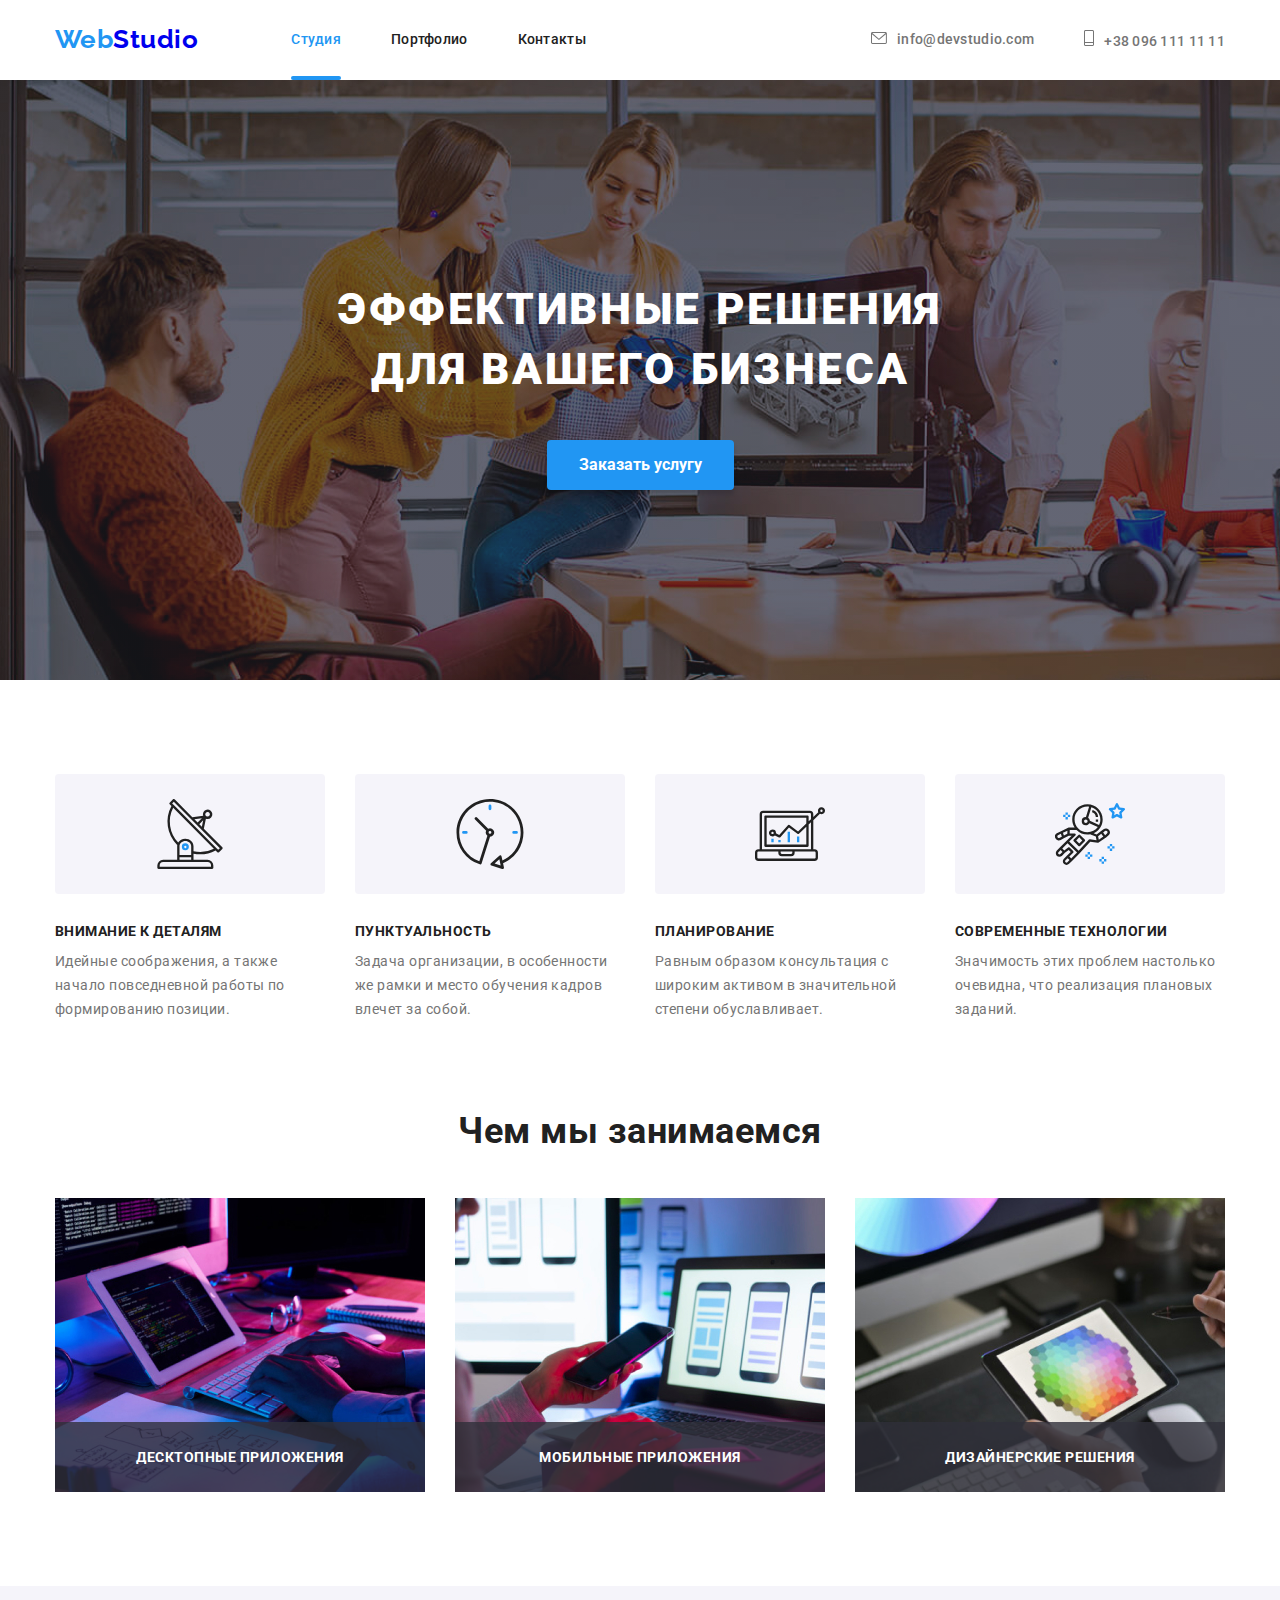
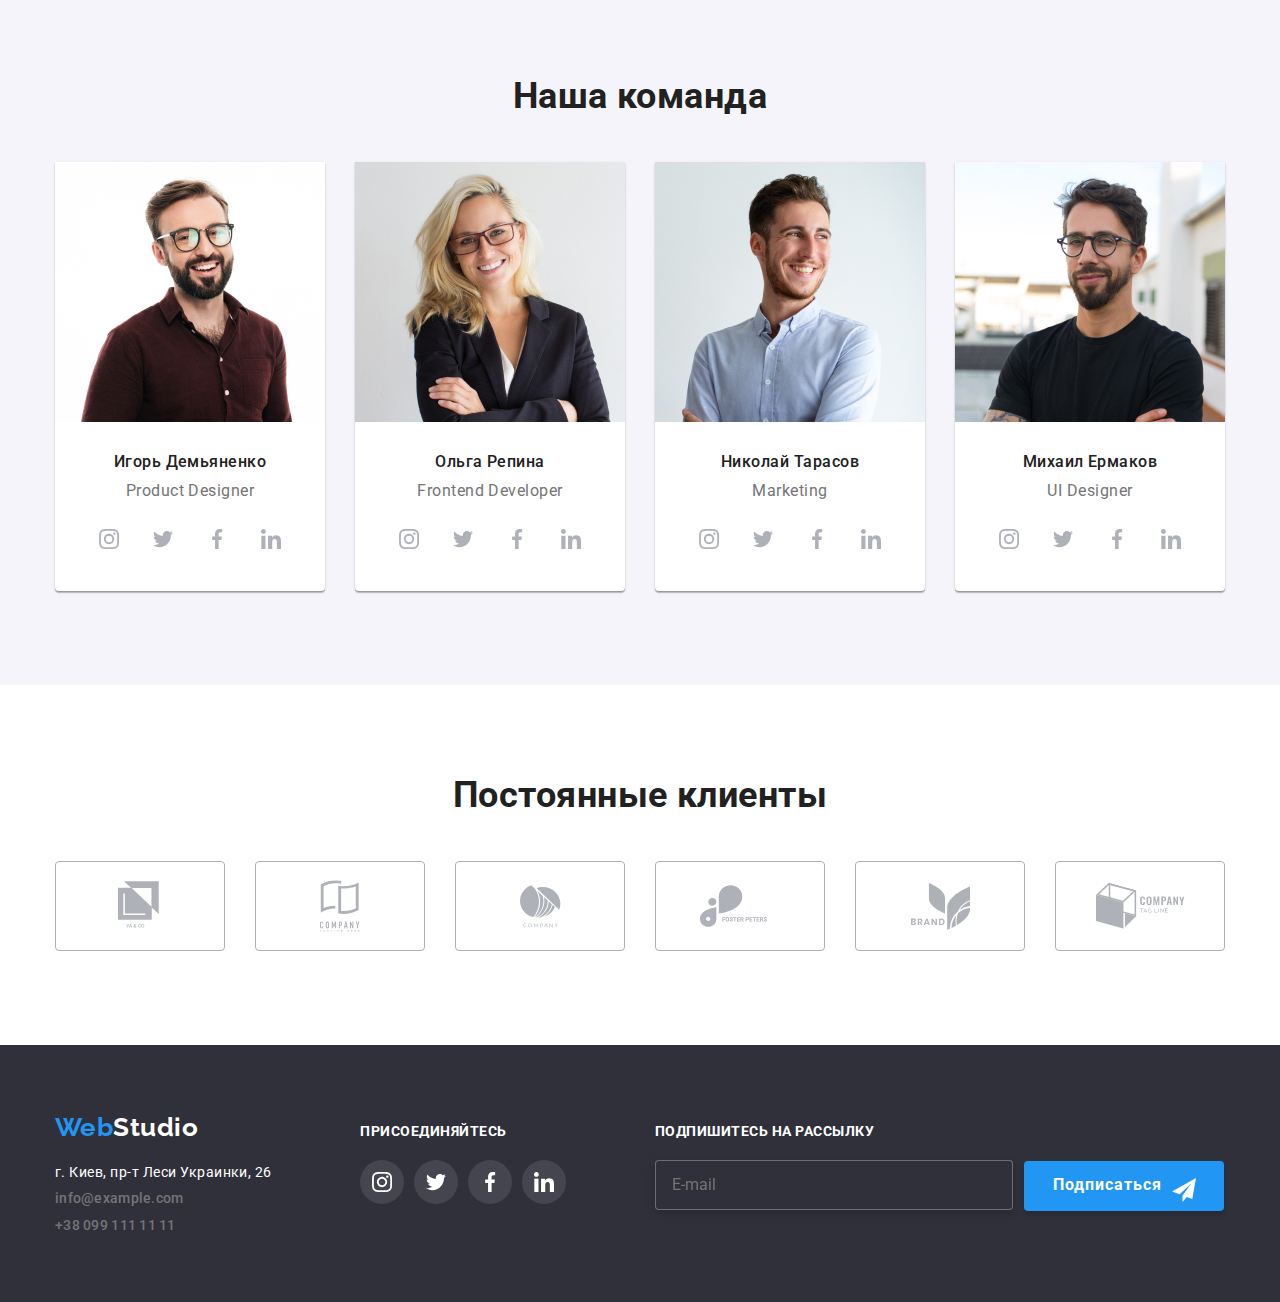
<file: index.html>
<!DOCTYPE html>
<html lang="ru">
<head>
    <meta charset="UTF-8">
    <meta name="viewport" content="width=device-width, initial-scale=1.0">
    <link rel="stylesheet" href="https://cdnjs.cloudflare.com/ajax/libs/modern-normalize/1.0.0/modern-normalize.css">
    <link rel="stylesheet" href="css/style.css">
    <link rel="preconnect" href="https://fonts.gstatic.com">
    <link href="https://fonts.googleapis.com/css2?family=Raleway:wght@400;500;700&family=Roboto:wght@400;500;700;900&display=swap" rel="stylesheet">
    <title>WebStudio|Studio</title>
</head>
<body>
    <header>
        <div class="container main-nav">
            <a class="logo-title" href="./index.html"><span class="logo-title-web">Web</span>Studio</a>
            
            <ul class="nav-display nav-url">
                <li class="nav-item"><a class="nav-link site-basiscolor" href="./index.html">Студия<span class="site-basis"></span></a></li>
                <li class="nav-item"><a class="nav-link" href="./portolio/portfolio.html">Портфолио</a></li>
                <li class="nav-item"><a class="nav-link" href="">Контакты</a></li>
            </ul>
        
            <ul class="nav-display nav-email">
                <li class="nav-item"><a class="nav-contacts" href="mailto:info@devstudio.com">
                    <svg class="svg-contacts" width="16px" height="12px">
                        <use href="./img/symbol-defss.svg#icon-emaill"></use>
                    </svg>info@devstudio.com</a></li>
                <li class="nav-item"><a class="nav-contacts" href="tel:+380961111111">
                    <svg class="svg-contacts" width="10px" height="16px">
                        <use href="./img/symbol-defss.svg#icon-tell"></use>
                    </svg>+38 096 111 11 11</a></li>
            </ul>
        </div>
    </header>
    <main>
        <section class="banner"> <!-- BANNER -->
            <div class="container">
                <h1 class="banner-title">Эффективные решения<br>для вашего бизнеса</h1>
        
                <div class="banner-pos">
                    <button class="banner-button-text" data-modal-open>Заказать услугу</button>
                </div>
            </div>
        </section>
        
        <section class="section"> <!-- WHAT DO YOU -->
            <div class="container">
                <ul class="container-what">
                    <li class="what-position">
                        <h3 class="what-title">Внимание к деталям</h3>
                        <p class="what-text">Идейные соображения, а также начало повседневной работы по формированию позиции.</p>
                    </li>
                    <li class="what-position">
                        <h3 class="what-title">Пунктуальность</h3>
                        <p class="what-text">Задача организации, в особенности же рамки и место обучения кадров влечет за собой.</p>
                    </li>
                    <li class="what-position">
                        <h3 class="what-title">Планирование</h3>
                        <p class="what-text">Равным образом консультация с широким активом в значительной степени обуславливает.</p>
                    </li>
                    <li class="what-position">
                        <h3 class="what-title">Современные технологии</h3>
                        <p class="what-text">Значимость этих проблем настолько очевидна, что реализация плановых заданий.</p>
                    </li>
                </ul>
            </div>    
        </section>        
        <section class="section no-padding">
            <div class="container">
                <h2 class="what-title-logo">Чем мы занимаемся</h2>
                
                <ul class="what-container-img">
                    <li class="what-anim">
                        <img src="./img/whatdoyou1.jpg" alt="">
                        <div class="what-textbg">
                            <p class="textimg">Десктопные приложения</p>
                        </div>
                    </li>
                    <li class="what-anim">
                        <img src="./img/whatdoyou2.jpg" alt="">
                        <div class="what-textbg">
                            <p class="textimg">Мобильные приложения</p>
                        </div>
                    </li>
                    <li class="what-anim">
                        <img src="./img/whatdoyou3.jpg" alt="">
                        <div class="what-textbg">
                            <p class="textimg">Дизайнерские решения</p>
                        </div>
                    </li>
                </ul>
            </div>
        </section>       
        
        <section class="section bgcolor"> <!-- TEAM -->
            <div class="container">
                <h3 class="team-logo">Наша команда</h3>
                <ul class="team-position">
                    <li class="team-container">
                        <img src="./img/team1.jpg" alt="">
                        
                        <div class="teamlink-icon">
                            <h3 class="team-title-name">Игорь Демьяненко</h3>
                            <span class="team-post">Product Designer</span>
                            <ul class="team-flexlink">
                                <li><a class="teamicon" href="">
                                        <svg class="svg-icon" width="20px" height="20px">
                                            <use href="./img/symbol-defs.svg#icon-instagram1"></use>
                                        </svg>
                                    </a>
                                </li>
                                <li><a class="teamicon" href="">
                                        <svg class="svg-icon" width="20px" height="20px">
                                            <use href="./img/symbol-defs.svg#icon-twitter1"></use>
                                        </svg>
                                    </a>
                                </li>
                                <li><a class="teamicon" href="">
                                        <svg class="svg-icon" width="20px" height="20px">
                                            <use href="./img/symbol-defs.svg#icon-facebook1"></use>
                                        </svg>
                                    </a>
                                </li>
                                <li><a class="teamicon" href="">
                                        <svg class="svg-icon" width="20px" height="20px">
                                            <use href="./img/symbol-defs.svg#icon-linkedin1"></use>
                                        </svg>
                                    </a>
                                </li>
                            </ul>
                        </div>
                    </li>
                    <li class="team-container">
                        <img class="team-img" src="./img/team2.jpg" alt="">
                        
                        <div class="teamlink-icon">
                            <h3 class="team-title-name">Ольга Репина</h3>
                            <span class="team-post">Frontend Developer</span>
                            <ul class="team-flexlink">
                                <li><a class="teamicon" href="">
                                        <svg class="svg-icon" width="20px" height="20px">
                                            <use href="./img/symbol-defs.svg#icon-instagram1"></use>
                                        </svg>
                                    </a>
                                </li>
                                <li><a class="teamicon" href="">
                                        <svg class="svg-icon" width="20px" height="20px">
                                            <use href="./img/symbol-defs.svg#icon-twitter1"></use>
                                        </svg>
                                    </a>
                                </li>
                                <li><a class="teamicon" href="">
                                        <svg class="svg-icon" width="20px" height="20px">
                                            <use href="./img/symbol-defs.svg#icon-facebook1"></use>
                                        </svg>
                                    </a>
                                </li>
                                <li><a class="teamicon" href="">
                                        <svg class="svg-icon" width="20px" height="20px">
                                            <use href="./img/symbol-defs.svg#icon-linkedin1"></use>
                                        </svg>
                                    </a>
                                </li>
                            </ul>
                        </div>
                    </li>
                    <li class="team-container">
                        <img class="team-img" src="./img/team3.jpg" alt="">                       

                        <div class="teamlink-icon">
                            <h3 class="team-title-name">Николай Тарасов</h3>
                            <span class="team-post">Marketing</span>
                            <ul class="team-flexlink">
                                <li><a class="teamicon" href="">
                                        <svg class="svg-icon" width="20px" height="20px">
                                            <use href="./img/symbol-defs.svg#icon-instagram1"></use>
                                        </svg>
                                    </a>
                                </li>
                                <li><a class="teamicon" href="">
                                        <svg class="svg-icon" width="20px" height="20px">
                                            <use href="./img/symbol-defs.svg#icon-twitter1"></use>
                                        </svg>
                                    </a>
                                </li>
                                <li><a class="teamicon" href="">
                                        <svg class="svg-icon" width="20px" height="20px">
                                            <use href="./img/symbol-defs.svg#icon-facebook1"></use>
                                        </svg>
                                    </a>
                                </li>
                                <li><a class="teamicon" href="">
                                        <svg class="svg-icon" width="20px" height="20px">
                                            <use href="./img/symbol-defs.svg#icon-linkedin1"></use>
                                        </svg>
                                    </a>
                                </li>
                            </ul>
                        </div>
                    </li>
                    <li class="team-container">
                        <img class="team-img" src="./img/team4.jpg" alt="">

                        <div class="teamlink-icon">
                            <h3 class="team-title-name">Михаил Ермаков</h3>
                            <span class="team-post">UI Designer</span>
                            <ul class="team-flexlink">
                                <li><a class="teamicon" href="">
                                        <svg class="svg-icon" width="20px" height="20px">
                                            <use href="./img/symbol-defs.svg#icon-instagram1"></use>
                                        </svg>
                                    </a>
                                </li>
                                <li><a class="teamicon" href="">
                                        <svg class="svg-icon" width="20px" height="20px">
                                            <use href="./img/symbol-defs.svg#icon-twitter1"></use>
                                        </svg>
                                    </a>
                                </li>
                                <li><a class="teamicon" href="">
                                        <svg class="svg-icon" width="20px" height="20px">
                                            <use href="./img/symbol-defs.svg#icon-facebook1"></use>
                                        </svg>
                                    </a>
                                </li>
                                <li><a class="teamicon" href="">
                                        <svg class="svg-icon" width="20px" height="20px">
                                            <use href="./img/symbol-defs.svg#icon-linkedin1"></use>
                                        </svg>
                                    </a>
                                </li>
                            </ul>
                        </div>
                    </li>
                </ul> 
            </div>
        </section>

        <section class="section">
            <div class="container">
                <h3 class="team-logo">Постоянные клиенты</h3>
        
                <ul class="client-position">
                    <li><a class="client-icon" href="">
                            <svg class="svgclient" width="45px" height="50px">
                                <use href="./img/symbol-defs.svg#icon-logo1"></use>
                            </svg>
                        </a>
                    </li>
                    <li><a class="client-icon" href="">
                            <svg class="svgclient" width="40px" height="52px">
                                <use href="./img/symbol-defs.svg#icon-logo2"></use>
                            </svg>
                        </a>
                    </li>
                    <li><a class="client-icon" href="">
                            <svg class="svgclient" width="41px" height="43px">
                                <use href="./img/symbol-defs.svg#icon-logo3"></use>
                            </svg>
                        </a>
                    </li>
                    <li><a class="client-icon" href="">
                            <svg class="svgclient" width="80px" height="43px">
                                <use href="./img/symbol-defs.svg#icon-logo4"></use>
                            </svg>
                        </a>
                    </li>
                    <li><a class="client-icon" href="">
                            <svg class="svgclient" width="59px" height="47px">
                                <use href="./img/symbol-defs.svg#icon-logo5"></use>
                            </svg>
                        </a>
                    </li>
                    <li><a class="client-icon" href="">
                            <svg class="svgclient" width="89px" height="46px">
                                <use href="./img/symbol-defs.svg#icon-logo6"></use>
                            </svg>
                        </a>
                    </li>
                </ul>
            </div>
        </section>
    </main>

    <footer class="footer-container">
        <div class="container footer-position">
            <div>
                <a class="logo-title-footer" href="./index.html"><span class="logo-title-web">Web</span><span
                        class="logo-title-studio">Studio</span></a>
                
                <ul>
                    <li><a class="footer-adress" href="">г. Киев, пр-т Леси Украинки, 26</a></li>
                    <li><a class="footer-contacts" href="mailto:info@example.com">info@example.com</a></li>
                    <li><a class="footer-contacts" href="tel:380991111111">+38 099 111 11 11</a></li>
                </ul>
            </div>
            
            <div>
                <h4 class="footer-text">присоединяйтесь</h4>
            
                <ul class="flink-icon">
                    <li class="flink-margin">
                        <a class="ficon insticon" href=""></a>
                    </li>
                    <li class="flink-margin">
                        <a class="ficon twittericon" href=""></a>
                    </li>
                    <li class="flink-margin">
                        <a class="ficon facebookicon" href=""></a>
                    </li>
                    <li class="flink-margin">
                        <a class="ficon inicon" href=""></a>
                    </li>          
                </ul>
            </div>
            <div class="form-footer">
                <form class="form-container">
                    <h3 class="footer-text">Подпишитесь на рассылку</h3>
                    <input type="text" name="footeremail" placeholder="E-mail">
                    <button class="footer-button" type="submit">Подписаться</button> 
                </form>
            </div>
        </div>  
    </footer>

    <div class="bgdrop is-hidden" data-modal>
        <div class="modal">
            <button class="modal-exit" data-modal-close>
                <svg class="svg-modal" width="11px" height="11px">
                    <use href="./img/modal/modal.svg#icon-close"></use>
                </svg>
            </button>
            <div class="modal-container">
                <h3 class="modal-text">Оставьте свои данные, мы вам перезвоним</h3>

                <form class="modal-form">
                    <div class="form-contacts">
                        <label for="">Имя</label>
                        <input type="text" name="name">
                        <span class="modal-icon name">
                            <svg class="svg-modal" width="16px" height="12px">
                                <use href="./img/modal/modal.svg#icon-name"></use>
                            </svg>
                        </span>                     
                    </div>
                    <div class="form-contacts">
                        <label for="">Телефон</label>
                        <input type="tel" name="tell">
                        <span class="modal-icon">
                            <svg class="svg-modal" width="16px" height="12px">
                                <use href="./img/modal/modal.svg#icon-tel"></use>
                            </svg>
                        </span>      
                    </div>         
                    <div class="form-contacts">
                        <label for="">Почта</label>
                        <input type="email" name="email">
                        <span class="modal-icon">
                            <svg class="svg-modal" width="16px" height="12px">
                                <use href="./img/modal/modal.svg#icon-email"></use>
                            </svg>
                        </span>
                    </div>
                    <div class="form-contacts form-margin">
                        <label for="commit">Комментарий</label>
                        <textarea name="commit" id=" commit" rows="10" placeholder="Введите текст"></textarea>
                    </div>                  
                    <div class="form-policy">
                        <label for="policy">
                            <input class="checkbox" type="checkbox" name="policy" id="policy">
                            <span class="modal-checkbox"></span>
                            Соглашаюсь с рассылкой и принимаю <a class="modal-link-color" href="">Условия договора</a>
                        </label>
                    </div>
                    <button class="modal-button" type="submit">Отправить</button>         
                </form>
            </div>
        </div>
    </div>
    
    <script src="./js/modal.js"></script>

</body>
</html>
</file>
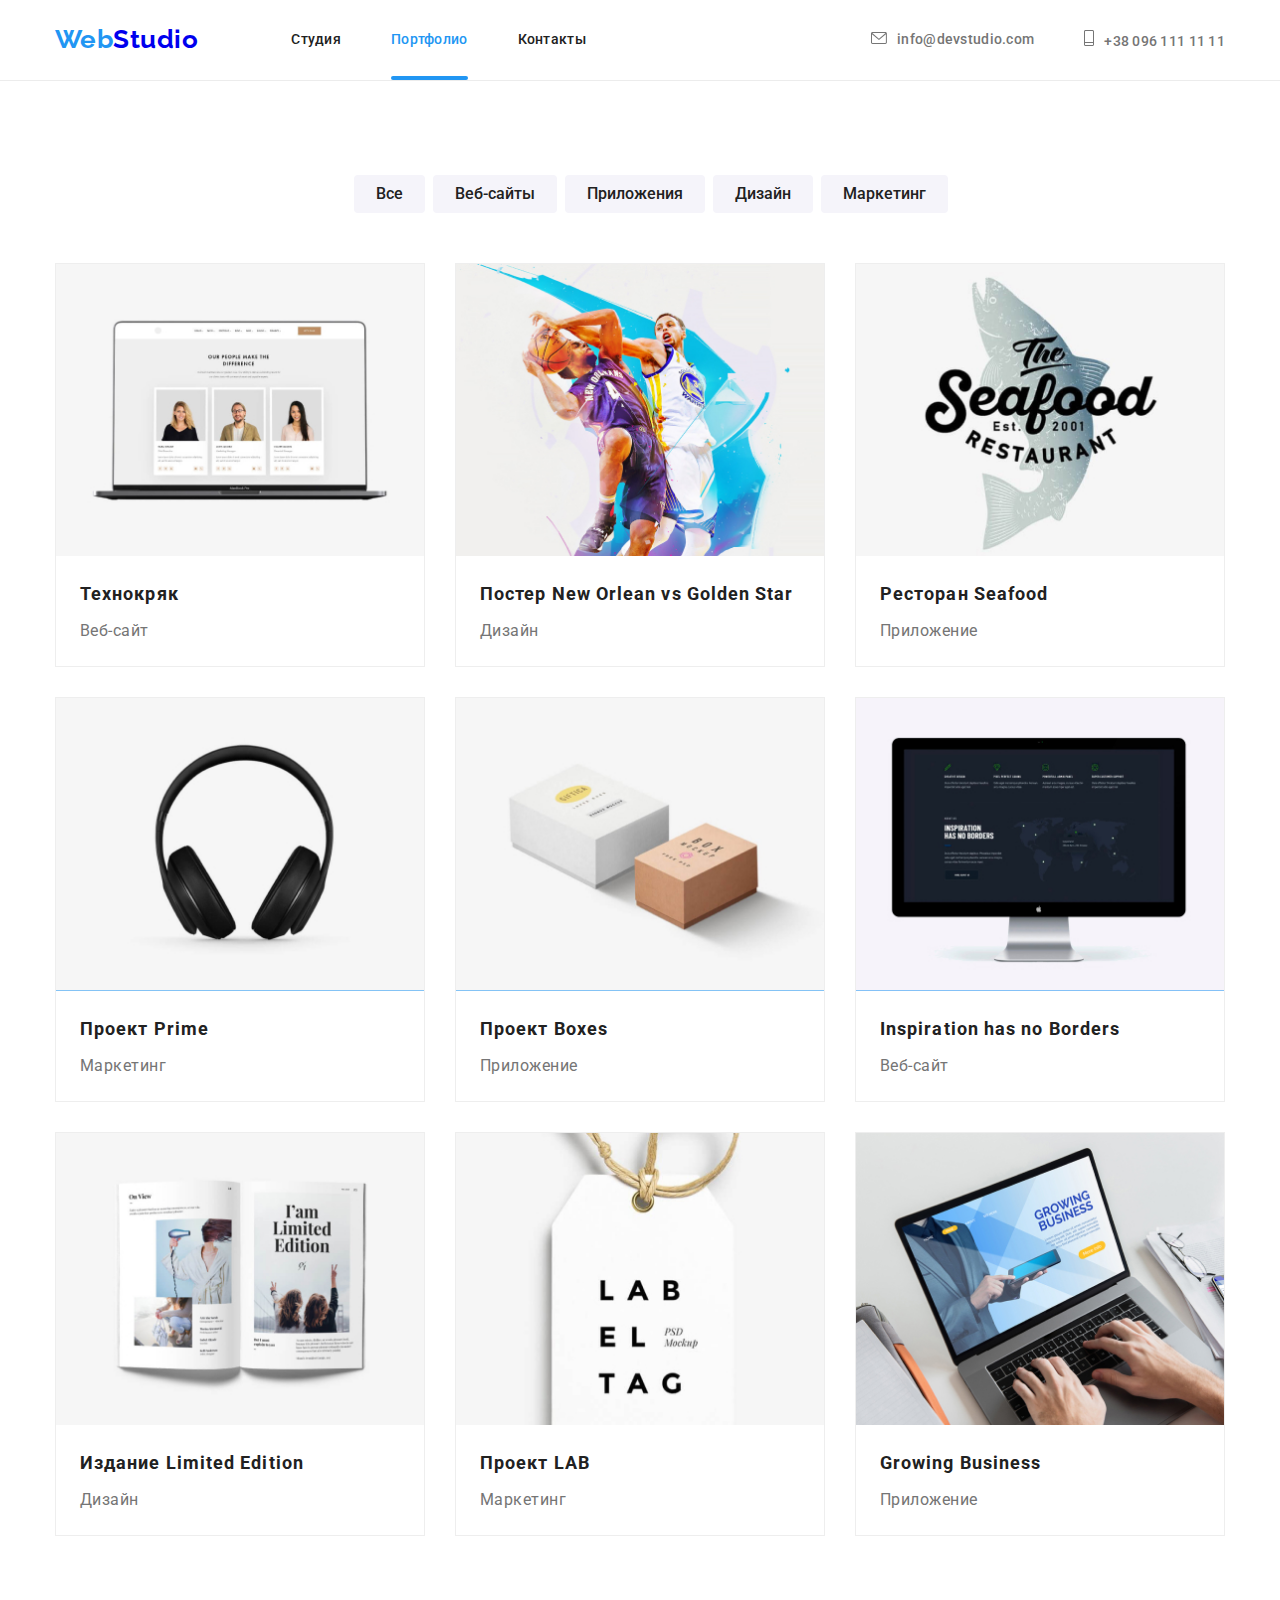
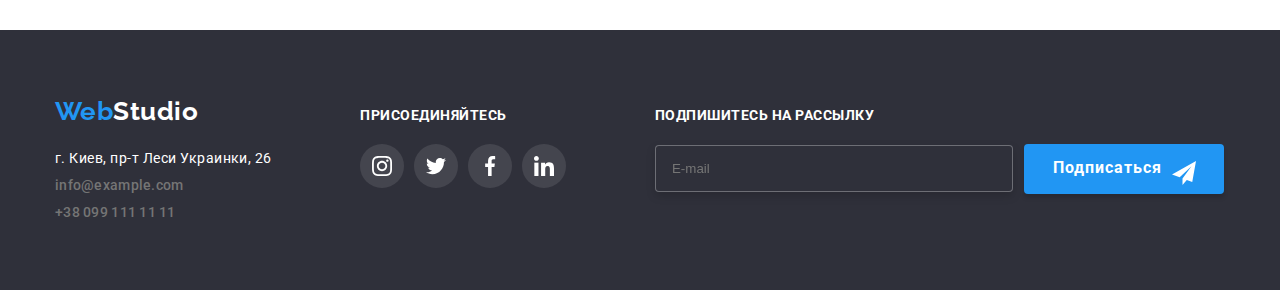
<file: portolio/portfolio.html>
<!DOCTYPE html>
<html lang="ru">
<head>
    <meta charset="UTF-8">
    <meta name="viewport" content="width=device-width, initial-scale=1.0">
    <link rel="stylesheet" href="../css/style.css">
    <link rel="preconnect" href="https://fonts.gstatic.com">
    <link href="https://fonts.googleapis.com/css2?family=Raleway:wght@400;500;700&family=Roboto:wght@400;500;700;900&display=swap" rel="stylesheet">
    <title>WebStudio|Portfolio</title>
</head>
<body>
    <header class="line-header">
        <div class="container main-nav">
            <a class="logo-title" href="../index.html"><span class="logo-title-web">Web</span>Studio</a>
    
            <ul class="nav-display nav-url">
                <li class="nav-item"><a class="nav-link" href="../index.html">Студия</a></li>
                <li class="nav-item"><a class="nav-link site-basiscolor" href="./portfolio.html">Портфолио<span class="site-basis"></span></a></li>
                <li class="nav-item"><a class="nav-link" href="">Контакты</a></li>
            </ul>
    
            <ul class="nav-display nav-email">
                <li class="nav-item"><a class="nav-contacts" href="mailto:info@devstudio.com">
                        <svg class="svg-contacts" width="16px" height="12px">
                            <use href="../img/symbol-defss.svg#icon-emaill"></use>
                        </svg>info@devstudio.com</a></li>
                <li class="nav-item"><a class="nav-contacts" href="tel:+380961111111">
                        <svg class="svg-contacts" width="10px" height="16px">
                            <use href="../img/symbol-defss.svg#icon-tell"></use>
                        </svg>+38 096 111 11 11</a></li>
            </ul>
        </div>
    </header>

    <main>
        <section class="main-portolio">
            <div class="container">
                <ul class="button-link">
                    <li class="button-iteamm">
                        <button class="button-nav" type="button">Все</button>
                    </li>
                    <li class="button-iteamm">
                        <button class="button-nav" type="button">Веб-сайты</button>
                    </li>
                    <li class="button-iteamm">
                        <button class="button-nav" type="button">Приложения</button>
                    </li>
                    <li class="button-iteamm">
                        <button class="button-nav" type="button">Дизайн</button>
                    </li>
                    <li class="button-iteamm">
                        <button class="button-nav" type="button">Маркетинг</button>
                    </li>
                </ul>
            
                <ul class="portfolio-position">
                    <!-- ОСНОВНОЙ КОНТЕНТ -->
                    <li class="project-content">
                        <a class="project-container" href="">
                            <div class="project-anim">
                                <img src="../img/portfolio/1.jpg" alt="">
                                <p class="pjtextanim">Технокряк это современная площадка распространения коронавируса. Компании используют эту платформу для цифрового
                                шпионажа и атак на защищённые сервера конкурентов.</p>
                            </div>
                            
                            <div class="project-info">
                                <h3 class="project-title">Технокряк</h3>
                                <p class="project-suptitle">Веб-сайт</p>
                            </div>
                        </a>
                    </li>
                    <li class="project-content">
                        <a class="project-container" href="">
                            <div class="project-anim">
                                <img src="../img/portfolio/2.jpg" alt="">
                                <p class="pjtextanim">Технокряк это современная площадка распространения коронавируса. Компании используют эту
                                    платформу для цифрового
                                    шпионажа и атак на защищённые сервера конкурентов.</p>
                            </div>

                            <div class="project-info">
                                <h3 class="project-title">Постер New Orlean vs Golden Star</h3>
                                <p class="project-suptitle">Дизайн</p>
                            </div>                         
                        </a>
                    </li>
                    <li class="project-content">
                        <a class="project-container" href="">
                            <div class="project-anim">
                                <img src="../img/portfolio/3.jpg" alt="">
                                <p class="pjtextanim">Технокряк это современная площадка распространения коронавируса. Компании используют эту
                                    платформу для цифрового
                                    шпионажа и атак на защищённые сервера конкурентов.</p>
                            </div>

                            <div class="project-info">
                                <h3 class="project-title">Ресторан Seafood</h3>
                                <p class="project-suptitle">Приложение</p>
                            </div>
                        </a>
                    </li>
                    <li class="project-content">
                        <a class="project-container" href="">
                            <div class="project-anim">
                                <img src="../img/portfolio/4.jpg" alt="">
                                <p class="pjtextanim">Технокряк это современная площадка распространения коронавируса. Компании используют эту
                                    платформу для цифрового
                                    шпионажа и атак на защищённые сервера конкурентов.</p>
                            </div>

                            <div class="project-info">
                                <h3 class="project-title">Проект Prime</h3>
                                <p class="project-suptitle">Маркетинг</p>
                            </div>
                        </a>
                    </li>
                    <li class="project-content">
                        <a class="project-container" href="">
                            <div class="project-anim">
                                <img src="../img/portfolio/5.jpg" alt="">
                                <p class="pjtextanim">Технокряк это современная площадка распространения коронавируса. Компании используют эту
                                    платформу для цифрового
                                    шпионажа и атак на защищённые сервера конкурентов.</p>
                            </div>

                            <div class="project-info">
                                <h3 class="project-title">Проект Boxes</h3>
                                <p class="project-suptitle">Приложение</p>
                            </div>
                        </a>
                    </li>
                    <li class="project-content">
                        <a class="project-container" href="">
                            <div class="project-anim">
                                <img src="../img/portfolio/6.jpg" alt="">
                                <p class="pjtextanim">Технокряк это современная площадка распространения коронавируса. Компании используют эту
                                    платформу для цифрового
                                    шпионажа и атак на защищённые сервера конкурентов.</p>
                            </div>

                            <div class="project-info">
                                <h3 class="project-title">Inspiration has no Borders</h3>
                                <p class="project-suptitle">Веб-сайт</p>
                            </div>
                        </a>
                    </li>
                    <li class="project-content">
                        <a class="project-container" href="">
                            <div class="project-anim">
                                <img src="../img/portfolio/7.jpg" alt="">
                                <p class="pjtextanim">Технокряк это современная площадка распространения коронавируса. Компании используют эту
                                    платформу для цифрового
                                    шпионажа и атак на защищённые сервера конкурентов.</p>
                            </div>

                            <div class="project-info">
                                <h3 class="project-title">Издание Limited Edition</h3>
                                <p class="project-suptitle">Дизайн</p>
                            </div>
                        </a>
                    </li>
                    <li class="project-content">
                        <a class="project-container" href="">
                            <div class="project-anim">
                                <img src="../img/portfolio/8.jpg" alt="">
                                <p class="pjtextanim">Технокряк это современная площадка распространения коронавируса. Компании используют эту
                                    платформу для цифрового
                                    шпионажа и атак на защищённые сервера конкурентов.</p>
                            </div>

                            <div class="project-info">
                                <h3 class="project-title">Проект LAB</h3>
                                <p class="project-suptitle">Маркетинг</p>
                            </div>
                        </a>
                    </li>
                    <li class="project-content">
                        <a class="project-container" href="">
                            <div class="project-anim">
                                <img src="../img/portfolio/9.jpg" alt="">
                                <p class="pjtextanim">Технокряк это современная площадка распространения коронавируса. Компании используют эту
                                    платформу для цифрового
                                    шпионажа и атак на защищённые сервера конкурентов.</p>
                            </div>

                            <div class="project-info">
                                <h3 class="project-title">Growing Business</h3>
                                <p class="project-suptitle">Приложение</p>
                            </div>                        
                        </a>
                    </li>
                </ul>
            </div>
        </section> 
    </main>

    <footer class="footer-container">
        <div class="container footer-position">
            <div>
                <a class="logo-title-footer" href="../index.html"><span class="logo-title-web">Web</span><span
                        class="logo-title-studio">Studio</span></a>
    
                <ul>
                    <li><a class="footer-adress" href="">г. Киев, пр-т Леси Украинки, 26</a></li>
                    <li><a class="footer-contacts" href="mailto:info@example.com">info@example.com</a></li>
                    <li><a class="footer-contacts" href="tel:380991111111">+38 099 111 11 11</a></li>
                </ul>
            </div>
    
            <div>
                <h4 class="footer-text">присоединяйтесь</h4>
    
                <ul class="flink-icon">
                    <li class="flink-margin">
                        <a class="ficon insticon" href=""></a>
                    </li>
                    <li class="flink-margin">
                        <a class="ficon twittericon" href=""></a>
                    </li>
                    <li class="flink-margin">
                        <a class="ficon facebookicon" href=""></a>
                    </li>
                    <li class="flink-margin">
                        <a class="ficon inicon" href=""></a>
                    </li>
                </ul>
            </div>
            <div class="form-footer">
                <form class="form-container">
                    <h3 class="footer-text">Подпишитесь на рассылку</h3>
                    <input type="text" name="footeremail" placeholder="E-mail">
                    <button class="footer-button" type="submit">Подписаться</button>
                </form>
            </div>
        </div>
    </footer>
    
</body>
</html>
</file>
<file: css/style.css>
html {
  box-sizing: border-box;
}

*,
*::before,
*::after {
  box-sizing: inherit;
}

body {
  margin: 0;
  font-family: "Roboto", sans-serif;
  letter-spacing: 0.03em;
  background-color: #fff;
}

img {
  display: block;
  max-width: 100%;
  height: auto;
}

li,
ul {
  margin: 0;
  padding: 0;
  list-style: none;
}

.container {
  margin-right: auto;
  margin-left: auto;
  width: 1200px;
  padding-right: 15px;
  padding-left: 15px;
}

.section {
  padding-top: 94px;
  padding-bottom: 94px;
}

.nav-display .nav-url {
  margin-left: 93px;
}

/* HEADER */

.line-header {
  border-bottom: 1px solid #ececec;
}

.logo-title {
  padding-top: 24px;
  padding-bottom: 25px;

  font-family: Raleway;
  font-weight: 700;
  font-size: 26px;
  line-height: 1.2;

  text-decoration: none;
}

.logo-title-web {
  color: #2196f3;
}

.logo-title-studio {
  color: #fff;
}

.main-nav {
  display: flex;
  align-items: center;
  height: 80px;
}

.nav-display {
  display: flex;
  align-items: center;
}

.nav-url {
  margin-left: 93px;
}

.nav-email {
  margin-left: auto;
}

.nav-display .nav-item + .nav-item {
  margin-left: 50px;
}

.nav-link {
  position: relative;
  display: block;
  padding-top: 32px;
  padding-bottom: 32px;

  font-weight: 500;
  font-size: 14px;
  line-height: 1.1;
  letter-spacing: 0.02em;
  color: #212121;

  text-decoration: none;

  transition-property: color;
  transition-duration: 250ms;
  transition-timing-function: cubic-bezier(0.4, 0, 0.2, 1);
}

.nav-link::after {
  position: absolute;
  display: block;
  content: "";

  bottom: 0;
  left: 0;

  width: 100%;
  height: 4px;

  border-radius: 2px;
  background: #2196f3;

  transform: scaleX(0);
  transition: transform 250ms cubic-bezier(0.4, 0, 0.2, 1);
}

.nav-link:hover::after,
.nav-link:focus::after {
  transform: scaleX(1);
}

.nav-link:hover,
.nav-link:focus {
  color: #2196f3;
}

.site-basis {
  display: block;
  position: absolute;
  width: 100%;
  height: 4px;

  bottom: 0;
  right: 0;

  border-radius: 2px;

  background-color: #2196f3;
}

.site-basiscolor {
  color: #2196f3;
}

.nav-contacts {
  display: block;
  padding-top: 32px;
  padding-bottom: 32px;

  font-weight: 500;
  font-size: 14px;
  line-height: 1.1;
  letter-spacing: 0.02em;

  color: #757575;

  text-decoration: none;

  transition-property: color;
  transition-duration: 250ms;
  transition-timing-function: cubic-bezier(0.4, 0, 0.2, 1);
}

.nav-contacts:hover,
.nav-contacts:focus {
  color: #2196f3;
}

.svg-contacts {
  margin-right: 10px;
  fill: currentColor;
}

/* BANNER */

.banner {
  max-width: 100%;
  height: 600px;
  padding-top: 200px;

  background-image: linear-gradient(
      to right,
      rgba(47, 48, 58, 0.4),
      rgba(47, 48, 58, 0.4)
    ),
    url("../img/banner.jpg");
  text-align: center;

  background-repeat: no-repeat;
  background-size: cover;
  background-color: #333;
}

.banner-title {
  margin-bottom: 40px;
  margin-top: 0;
  font-weight: 900;
  font-size: 44px;
  line-height: 1.36;

  letter-spacing: 0.06em;
  text-transform: uppercase;

  color: #fff;
}

.banner-pos {
  text-align: center;
}

.banner-button-text {
  padding: 10px 32px;

  font-weight: 700;
  font-size: 16px;
  line-height: 30px;
  color: #ffffff;

  background: #2196f3;

  box-shadow: 0px 4px 4px rgba(0, 0, 0, 0.15);
  border-radius: 4px;
  border: none;
  cursor: pointer;
}

.banner-button-text:hover,
.banner-button-text:focus {
  background: #188ce8;
  box-shadow: 0px 4px 4px rgba(0, 0, 0, 0.15);
  border-radius: 4px;
  outline: none;
}

/* WHAT DO YOU */

.container-what {
  display: flex;
  flex-wrap: wrap;
}

.no-padding {
  padding: 0;
  padding-bottom: 94px;
}

.what-position + .what-position {
  margin-left: 30px;
}

.what-position::before {
  display: block;
  content: "";
  height: 120px;

  margin-bottom: 30px;

  background: #f5f4fa;
  background-repeat: no-repeat;
  background-position: center;
  border-radius: 4px;
}

.what-position:nth-child(1)::before {
  background-image: url("../img/whatdo/antenna.svg");
}

.what-position:nth-child(2)::before {
  background-image: url("../img/whatdo/clock.svg");
}

.what-position:nth-child(3)::before {
  background-image: url("../img/whatdo/diagram.svg");
}

.what-position:nth-child(4)::before {
  background-image: url("../img/whatdo/astronaut.svg");
}

.what-title {
  margin-top: 0;
  margin-bottom: 10px;
  font-weight: 700;
  font-size: 14px;
  line-height: 1.14;

  text-transform: uppercase;

  color: #212121;
}

.what-text {
  margin-top: 0;
  margin-bottom: 0px;
  width: 270px;
  font-weight: 400;
  font-size: 14px;
  line-height: 1.7;

  color: #757575;
}

.what-title-logo {
  margin-top: 0;
  margin-bottom: 50px;

  font-weight: 700;
  font-size: 36px;
  line-height: 0.9;
  text-align: center;

  color: #212121;
}

.what-container-img {
  display: flex;
  justify-content: space-between;
}

.what-anim {
  position: relative;
}

.what-textbg {
  display: block;
  position: absolute;
  width: 100%;
  height: 70px;

  bottom: 0;
  right: 0;

  text-align: center;

  background-color: rgba(47, 48, 58, 0.8);
}

.textimg {
  margin: 0;
  padding-top: 27px;
  padding-bottom: 27px;

  font-weight: 700;
  font-size: 14px;
  line-height: 1.142;
  text-transform: uppercase;

  color: #ffffff;
}

/* TEAM */

.bgcolor {
  background-color: #f5f4fa;
}

.team-position {
  display: flex;
  justify-content: space-between;
}

.team-container {
  text-align: center;

  background: #ffffff;

  box-shadow: 0px 1px 3px rgba(0, 0, 0, 0.12), 0px 1px 1px rgba(0, 0, 0, 0.14),
    0px 2px 1px rgba(0, 0, 0, 0.2);
  border-radius: 0px 0px 4px 4px;
}

.team-position {
  display: flex;
  flex-wrap: wrap;
}

.team-logo {
  margin-top: 0;
  margin-bottom: 50px;
  font-weight: 700;
  font-size: 36px;
  line-height: 0.9;
  text-align: center;

  color: #212121;
}

.team-title-name {
  margin-top: 0;
  margin-bottom: 10px;
  font-weight: 500;
  font-size: 16px;
  line-height: 1.2;

  color: #212121;
}

.team-post {
  font-weight: 400;
  font-size: 16px;
  line-height: 1.2;

  color: #757575;
}

.teamlink-icon {
  padding-top: 30px;
  padding-bottom: 30px;
  padding-right: 32px;
  padding-left: 32px;
}

.teamicon {
  display: inline-flex;
  justify-content: center;
  align-items: center;

  width: 44px;
  height: 44px;

  color: #afb1b8;
  background-color: #fff;
  border-radius: 50%;
  border: none;

  transition-property: color, background-color;
  transition-duration: 250ms;
  transition-timing-function: cubic-bezier(0.4, 0, 0.2, 1);
}

.teamicon:hover,
.teamicon:focus {
  background-color: #2196f3;
  color: #fff;
  outline: none;
}

.team-flexlink {
  display: flex;
  justify-content: space-between;
  margin-top: 16px;
}

.svg-icon {
  fill: currentColor;
}

/* Every client */

.client-position {
  display: flex;
  justify-content: space-between;
}

.client-icon {
  display: flex;
  align-items: center;
  content: "";
  width: 170px;
  height: 90px;

  color: #afb1b8;

  border: 1px solid #afb1b8;
  border-radius: 4px;

  transition-property: color;
  transition-duration: 250ms;
  transition-timing-function: cubic-bezier(0.4, 0, 0.2, 1);
}

.client-icon:hover,
.client-icon:focus {
  color: #2196f3;
  border: 1px solid #2196f3;
}

.svgclient {
  display: block;
  margin: 0 auto;
  fill: currentColor;
}

/* PROJECT - ПОРТФОЛИО CSS */

.project-container {
  display: block;
  text-decoration: none;
}

.project-container:hover,
.project-container:focus {
  background: #ffffff;
  border: 1px solid #eeeeee;
  box-sizing: border-box;
  box-shadow: 0px 1px 1px rgba(0, 0, 0, 0.12), 0px 4px 4px rgba(0, 0, 0, 0.06),
    1px 4px 6px rgba(0, 0, 0, 0.16);
}

.project-info {
  padding: 20px 24px;
}

.project-title {
  margin: 0;
  margin-bottom: 4px;

  font-weight: 700;
  font-size: 18px;
  line-height: 2;

  letter-spacing: 0.06em;

  color: #212121;
}

.project-suptitle {
  margin: 0;

  font-weight: 400;
  font-size: 16px;
  line-height: 1.87;

  color: #757575;
}

.project-anim {
  display: flex;
  position: relative;
  align-items: center;

  overflow: hidden;
}

.project-anim::before {
  position: absolute;
  display: inline-block;
  content: "";

  width: 100%;
  height: 100%;

  background-color: rgba(33, 150, 243, 0.9);

  transform: translateY(100%);
  transition: transform 250ms cubic-bezier(0.4, 0, 0.2, 1);
}

.project-container:hover .project-anim::before,
.project-container:focus .project-anim::before {
  transform: translateY(0%);
}

.pjtextanim {
  position: absolute;

  padding-left: 24px;
  padding-right: 24px;

  font-weight: 400;
  font-size: 18px;
  line-height: 1.555;

  color: #ffffff;

  transform: translateY(150%);
  transition: transform 250ms cubic-bezier(0.4, 0, 0.2, 1);
}

.project-container:hover .pjtextanim,
.project-container:focus .pjtextanim {
  transform: translateY(0%);
}

.button-link {
  width: 1200px;
  margin: 0 auto;
  display: inline-flex;
  margin-bottom: 50px;
  justify-content: center;

  color: #212121;
}

.button-iteamm {
  display: inline-block;
}

.button-nav {
  display: inline-block;
  margin-right: 8px;
  padding: 6px 22px;

  font-family: Roboto;
  font-weight: 500;
  font-size: 16px;
  line-height: 1.62;

  color: #212121;

  border: none;
  background: #f5f4fa;
  border-radius: 4px;
  cursor: pointer;
}

.button-nav:hover,
.button-nav:focus {
  background: #2196f3;
  color: #fff;

  box-shadow: 0px 3px 1px rgba(0, 0, 0, 0.1), 0px 1px 2px rgba(0, 0, 0, 0.08),
    0px 2px 2px rgba(0, 0, 0, 0.12);
  border-radius: 4px;
  outline: none;
}

/* FOOTER */

.logo-title-footer {
  display: block;
  margin-bottom: 20px;

  font-family: Raleway;
  font-weight: 700;
  font-size: 26px;
  line-height: 1.2;

  text-decoration: none;
}

.footer-container {
  background: #2f303a;
  padding-top: 60px;
  padding-bottom: 60px;
}

.footer-adress {
  display: inline-block;
  margin-bottom: 9px;
  font-weight: 400;
  font-size: 14px;
  line-height: 1.1;

  color: #ffffff;

  text-decoration: none;
}

.footer-contacts {
  font-weight: 500;
  font-size: 14px;
  line-height: 1.1;
  letter-spacing: 0.02em;

  color: #757575;

  text-decoration: none;
  display: inline-block;
  margin-bottom: 9px;
}

.footer-position {
  display: flex;
  align-items: baseline;
  justify-content: space-between;
}

.footer-text {
  margin-bottom: 20px;

  font-weight: 700;
  font-size: 14px;
  line-height: 1.14;

  text-transform: uppercase;

  color: #ffffff;
}

.flink-icon {
  display: flex;
}

.flink-margin {
  margin-right: 10px;
}

.flink-margin:nth-last-child(1) {
  margin-right: 0;
}

.ficon {
  display: block;
  content: "";
  width: 44px;
  height: 44px;

  background: rgba(255, 255, 255, 0.1);
  border-radius: 50%;
  background-repeat: no-repeat;
  background-position: center;

  transition-property: background-color;
  transition-duration: 250ms;
  transition-timing-function: cubic-bezier(0.4, 0, 0.2, 1);
}

.ficon:hover,
.ficon:focus {
  background-color: #2196f3;
  outline: none;
}

.insticon {
  background-image: url("../img/messeg/instagram2.svg");
}

.twittericon {
  background-image: url("../img/messeg/twitter2.svg");
}

.facebookicon {
  background-image: url("../img/messeg/facebook2.svg");
}

.inicon {
  background-image: url("../img/messeg/linkedin2.svg");
}

.form-footer {
  width: 570px;
}

.footer-container {
  display: flex;
}

.form-container input {
  width: 358px;
  padding: 15px 16px;

  border: 1px solid rgba(255, 255, 255, 0.3);
  filter: drop-shadow(0px 4px 4px rgba(0, 0, 0, 0.15));
  border-radius: 4px;

  color: rgba(255, 255, 255, 0.6);
  background-color: #2f303a;
}

.footer-button {
  width: 200px;
  height: 50px;

  margin-left: 7px;

  font-family: Roboto;
  font-weight: 700;
  font-size: 16px;
  line-height: 1.875;

  letter-spacing: 0.06em;

  color: #ffffff;
  cursor: pointer;

  border: none;
  outline: none;
  background: #2196f3;
  box-shadow: 0px 4px 4px rgba(0, 0, 0, 0.15);
  border-radius: 4px;
}

.footer-button::after {
  display: inline-flex;
  align-items: center;
  content: "";

  margin-left: 10px;

  width: 24px;
  height: 24px;

  background-image: url("../img/iconsend.svg");
  background-repeat: no-repeat;
}

/* PORFOLIO 2 */

.main-portolio {
  padding-top: 94px;
  padding-bottom: 94px;
}

.portfolio-position {
  display: flex;
  flex-wrap: wrap;
  margin-left: -30px;
  margin-top: -30px;
}

.project-content {
  width: 370px;
  margin-left: 30px;
  margin-top: 30px;

  border: 1px solid #eeeeee;
}

/* MODAL */

.bgdrop {
  position: fixed;

  top: 0;
  left: 0;
  width: 100%;
  height: 100%;

  background-color: rgba(0, 0, 0, 0.2);

  opacity: 1;
  transition: opacity 250ms cubic-bezier(0.4, 0, 0.2, 1);
}

.bgdrop.is-hidden {
  opacity: 0;
  pointer-events: none;
}

.bgdrop.is-hidden .modal {
  transform: translate(-50%, -50%) scale(0.7);
}

.modal {
  position: absolute;
  width: 528px;
  height: 581px;

  top: 50%;
  left: 50%;

  transform: translate(-50%, -50%) scale(1);
  transition: transform 250ms cubic-bezier(0.4, 0, 0.2, 1);

  background: #ffffff;
  box-shadow: 0px 1px 3px rgba(0, 0, 0, 0.12), 0px 1px 1px rgba(0, 0, 0, 0.14),
    0px 2px 1px rgba(0, 0, 0, 0.2);
  border-radius: 4px;
}

.modal-exit {
  display: block;
  margin-left: auto;
  margin-right: 8px;
  margin-top: 8px;

  width: 30px;
  height: 30px;

  border-radius: 50%;
  border: 1px solid rgba(0, 0, 0, 0.1);
  cursor: pointer;

  color: #333;
  background-color: #fff;

  transition: color 250ms cubic-bezier(0.4, 0, 0.2, 1);
}

.modal-exit:hover,
.modal-exit:focus {
  color: #2196f3;
  outline: none;
}

.modal-container {
  padding: 2px 40px 40px 40px;
}

.modal-text {
  margin: 0;
  margin-bottom: 12px;

  font-weight: 700;
  font-size: 20px;
  line-height: 1.15;

  text-align: center;

  color: #212121;
}

.modal-form {
  width: 448px;
}

.form-contacts {
  position: relative;
  display: flex;
  flex-direction: column;

  margin-bottom: 10px;
}

.modal-icon {
  position: absolute;
  display: block;

  bottom: 14px;
  left: 14px;

  width: 15px;
  height: 15px;

  color: #333;
  background-color: #fff;

  transition: color 250ms cubic-bezier(0.4, 0, 0.2, 1);
}

.svg-modal {
  fill: currentColor;
}

.form-contacts input {
  width: 448px;
  padding: 10px 40px;

  border: 1px solid rgba(33, 33, 33, 0.2);
  border-radius: 4px;

  transition: border 250ms cubic-bezier(0.4, 0, 0.2, 1);
}

.form-contacts input:hover,
.form-contacts input:focus {
  border: 1px solid #2196f3;
  outline: none;
}

.form-contacts input:hover + .modal-icon,
.form-contacts input:focus + .modal-icon {
  color: #2196f3;
}

.form-contacts label {
  margin-bottom: 4px;

  font-weight: 400;
  font-size: 12px;
  line-height: 1.166;

  letter-spacing: 0.01em;

  color: #757575;
}

.form-margin {
  margin-bottom: 20px;
}

.form-contacts textarea {
  height: 120px;
  padding: 12px 16px;

  resize: none;

  border: 1px solid rgba(33, 33, 33, 0.2);
  border-radius: 4px;

  outline: none;
}

.form-contacts textarea:hover,
.form-contacts textarea:focus {
  border: 1px solid #2196f3;
}

.form-policy {
  margin-bottom: 30px;
}

.form-policy input {
  margin-right: 8px;

  background: #212121;
}

.form-policy label {
  display: inline-flex;
  align-items: center;

  font-weight: 400;
  font-size: 14px;
  line-height: 1.714;

  color: #757575;
}

.modal-checkbox {
  display: inline-block;
  margin-right: 8px;

  bottom: 0;
  left: 0;
  width: 15px;
  height: 15px;

  border: 2px solid #212121;
  border-radius: 3px;
}

.checkbox {
  -webkit-appearance: none;
  appearance: none;

  position: absolute;
}

.checkbox:checked + .modal-checkbox {
  border: 2px solid #2196f3;
  background-color: #2196f3;
  background-image: url("../img/modal/iconcheck.svg");
  background-size: contain;
  background-origin: border-box;
}

.modal-link-color {
  color: #2196f3;
}

.modal-button {
  display: block;
  margin: 0 auto;
  padding: 10px 55px;

  font-family: Roboto;
  font-weight: 700;
  font-size: 16px;
  line-height: 1.875;

  letter-spacing: 0.06em;

  color: #ffffff;
  cursor: pointer;

  border: none;
  background: #2196f3;
  box-shadow: 0px 4px 4px rgba(0, 0, 0, 0.15);
  border-radius: 4px;
}

.modal-button:hover,
.modal-button:focus {
  background-color: #188ce8;
}
</file>
